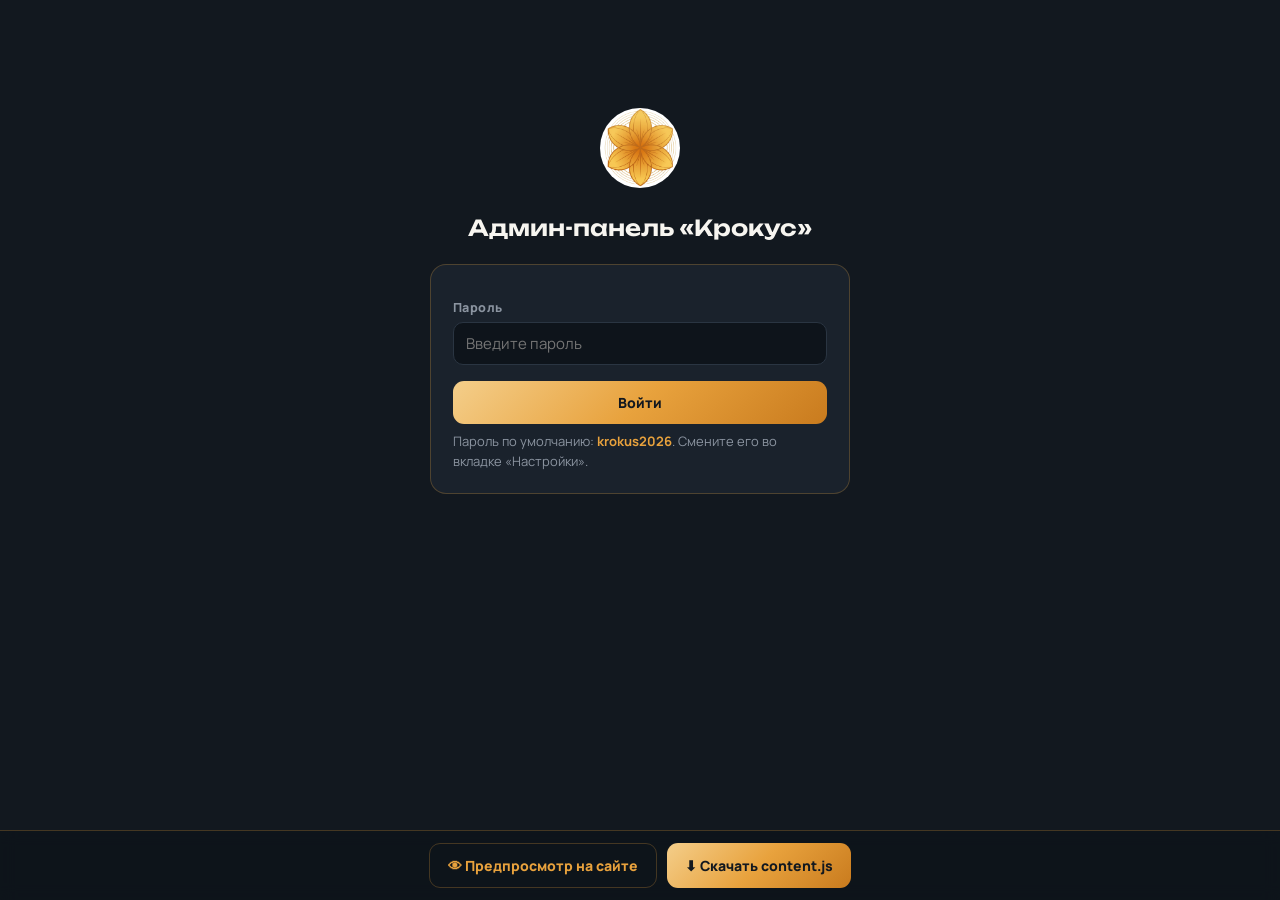
<file: admin.html>
<!DOCTYPE html>
<html lang="ru">
<head>
<meta charset="UTF-8">
<meta name="viewport" content="width=device-width, initial-scale=1.0">
<meta name="robots" content="noindex, nofollow">
<title>Админ-панель — клуб «Крокус»</title>
<link rel="icon" href="logo.png">
<link href="https://fonts.googleapis.com/css2?family=Unbounded:wght@600&family=Manrope:wght@500;600;700;800&display=swap" rel="stylesheet">
<style>
:root{--rock:#12181F;--rock2:#1A222C;--gold:#E8A23D;--gold2:#C97B1E;--snow:#F7F5F0;--mist:#8B94A0;--line:rgba(232,162,61,.25)}
*{margin:0;padding:0;box-sizing:border-box}
body{font-family:'Manrope',sans-serif;background:var(--rock);color:var(--snow);font-size:15px;line-height:1.5}
h1,h2{font-family:'Unbounded',sans-serif;font-weight:600}
h1{font-size:22px}h2{font-size:16px;color:var(--gold);margin-bottom:14px}
.wrap{max-width:980px;margin:0 auto;padding:28px 18px 120px}
.topbar{display:flex;align-items:center;gap:14px;margin-bottom:24px;flex-wrap:wrap}
.topbar img{width:44px;height:44px;border-radius:50%;background:#fff}
.panel{background:var(--rock2);border:1px solid var(--line);border-radius:16px;padding:22px;margin-bottom:18px}
label{display:block;font-size:12.5px;font-weight:800;color:var(--mist);margin:12px 0 5px;letter-spacing:.03em}
input,textarea,select{width:100%;font-family:inherit;font-size:15px;color:var(--snow);background:#0E141B;border:1.5px solid #2A3542;border-radius:10px;padding:10px 12px}
input:focus,textarea:focus{outline:none;border-color:var(--gold)}
textarea{min-height:74px;resize:vertical}
.btn{display:inline-flex;align-items:center;gap:8px;font-family:inherit;font-weight:800;font-size:14px;border:none;border-radius:11px;padding:12px 18px;cursor:pointer;transition:transform .15s}
.btn:hover{transform:translateY(-1px)}
.btn-gold{background:linear-gradient(135deg,#F4CE8A,#E8A23D,#C97B1E);color:var(--rock)}
.btn-ghost{background:transparent;border:1.5px solid var(--line);color:var(--gold)}
.btn-danger{background:#3A1E1E;color:#FF9D9D;border:1.5px solid #5A2A2A}
.btn-sm{padding:7px 12px;font-size:12.5px;border-radius:8px}
.grid2{display:grid;grid-template-columns:1fr 1fr;gap:0 16px}
.item{border:1px solid #2A3542;border-radius:12px;padding:14px;margin-bottom:12px;background:#151C24}
.item-head{display:flex;justify-content:space-between;align-items:center;gap:10px}
.item-head b{font-size:14px;color:var(--gold)}
.thumb{width:100%;height:120px;object-fit:cover;border-radius:9px;margin-top:8px;background:#0E141B;border:1px solid #2A3542}
.tabs{display:flex;gap:6px;flex-wrap:wrap;margin-bottom:18px}
.tab{background:transparent;border:1.5px solid var(--line);color:var(--snow);border-radius:10px;padding:9px 14px;font-family:inherit;font-weight:700;font-size:13.5px;cursor:pointer}
.tab.active{background:linear-gradient(135deg,#F4CE8A,#E8A23D,#C97B1E);color:var(--rock);border-color:transparent}
.tabpane{display:none}.tabpane.active{display:block}
.actionbar{position:fixed;left:0;right:0;bottom:0;background:rgba(14,20,27,.96);border-top:1px solid var(--line);padding:12px 18px;display:flex;gap:10px;flex-wrap:wrap;justify-content:center;z-index:50;backdrop-filter:blur(8px)}
.note{font-size:13px;color:var(--mist);margin-top:8px}
.note b{color:var(--gold)}
.pill{font-size:11.5px;font-weight:800;background:#233041;color:var(--gold);border-radius:99px;padding:3px 10px}
#login{max-width:420px;margin:12vh auto;text-align:center}
#login img{width:80px;height:80px;border-radius:50%;background:#fff;margin-bottom:16px}
.toast{position:fixed;top:16px;left:50%;transform:translateX(-50%);background:var(--gold2);color:#fff;font-weight:800;padding:12px 22px;border-radius:12px;z-index:99;box-shadow:0 10px 30px rgba(0,0,0,.4)}
@media(max-width:640px){.grid2{grid-template-columns:1fr}}
</style>
</head>
<body>

<!-- ВХОД -->
<div id="login">
  <img src="logo.png" alt="Крокус">
  <h1>Админ-панель «Крокус»</h1>
  <div class="panel" style="margin-top:20px;text-align:left">
    <label for="pass">Пароль</label>
    <input id="pass" type="password" placeholder="Введите пароль" autocomplete="current-password">
    <p id="loginerr" class="note" style="color:#FF9D9D" hidden>Неверный пароль</p>
    <div style="margin-top:16px"><button class="btn btn-gold" id="loginbtn" style="width:100%;justify-content:center">Войти</button></div>
    <p class="note">Пароль по умолчанию: <b>krokus2026</b>. Смените его во вкладке «Настройки».</p>
  </div>
</div>

<!-- ПАНЕЛЬ -->
<div class="wrap" id="app" hidden>
  <div class="topbar">
    <img src="logo.png" alt="">
    <div style="flex:1">
      <h1>Админ-панель</h1>
      <div class="note">Клуб путешественников «Крокус» · <a href="index.html" style="color:var(--gold)">открыть сайт</a></div>
    </div>
    <span class="pill" id="draftpill" hidden>черновик активен</span>
    <button class="btn btn-ghost btn-sm" id="logout">Выйти</button>
  </div>

  <div class="panel" style="border-color:var(--gold2)">
    <b style="color:var(--gold)">Как публикуются изменения.</b>
    <p class="note" style="margin-top:6px">1. Редактируете поля ниже → <b>«Предпросмотр»</b> покажет изменения на сайте (только в вашем браузере).<br>
    2. Когда всё нравится — <b>«Скачать content.js»</b> и загрузите этот файл на GitHub вместо старого (перетаскиванием, как обычно).<br>
    3. Через минуту-две изменения увидят все посетители. Если не видно — обновите с очисткой кэша (Cmd+Shift+R) или откройте инкогнито.</p>
  </div>

  <div class="tabs" id="tabs">
    <button class="tab active" data-pane="p-texts">Тексты</button>
    <button class="tab" data-pane="p-contacts">Контакты</button>
    <button class="tab" data-pane="p-images">Главные фото</button>
    <button class="tab" data-pane="p-dirs">Направления</button>
    <button class="tab" data-pane="p-acts">Занятия</button>
    <button class="tab" data-pane="p-schedule">Расписание</button>
    <button class="tab" data-pane="p-climbers">Альпинисты</button>
    <button class="tab" data-pane="p-gallery">Галерея</button>
    <button class="tab" data-pane="p-news">Новости</button>
    <button class="tab" data-pane="p-videos">Видео</button>
    <button class="tab" data-pane="p-settings">Настройки</button>
  </div>

  <div class="tabpane active" id="p-texts"><div class="panel" id="box-texts"></div></div>
  <div class="tabpane" id="p-contacts"><div class="panel" id="box-contacts"></div></div>
  <div class="tabpane" id="p-images"><div class="panel" id="box-images"><p class="note" style="margin-bottom:10px">Фоновые фотографии сайта. Можно вставить ссылку на картинку или загрузить файл с компьютера — он будет уменьшен и встроен в content.js.</p><div id="imgs"></div></div></div>
  <div class="tabpane" id="p-dirs"><div class="panel"><div id="list-dirs"></div><button class="btn btn-ghost btn-sm" data-add="dirs">+ Добавить направление</button></div></div>
  <div class="tabpane" id="p-acts"><div class="panel"><div id="list-acts"></div><button class="btn btn-ghost btn-sm" data-add="acts">+ Добавить занятие</button></div></div>
  <div class="tabpane" id="p-schedule"><div class="panel"><div id="list-schedule"></div><button class="btn btn-ghost btn-sm" data-add="schedule">+ Добавить строку</button></div></div>
  <div class="tabpane" id="p-climbers"><div class="panel"><div id="list-climbers"></div><button class="btn btn-ghost btn-sm" data-add="climbers">+ Добавить альпиниста</button></div></div>
  <div class="tabpane" id="p-gallery"><div class="panel"><p class="note" style="margin-bottom:10px">Первые 5 фото также показываются в мозаике на главной странице.</p><div id="list-gallery"></div><button class="btn btn-ghost btn-sm" data-add="gallery">+ Добавить фото</button></div></div>
  <div class="tabpane" id="p-news"><div class="panel"><div id="list-news"></div><button class="btn btn-ghost btn-sm" data-add="news">+ Добавить новость</button></div></div>
  <div class="tabpane" id="p-videos"><div class="panel"><p class="note" style="margin-bottom:10px">Вставьте обычную ссылку на видео YouTube или VK Видео — плеер встроится автоматически. Видео показываются на страницах «Занятия» и «Фотогалерея».</p><div id="list-videos"></div><button class="btn btn-ghost btn-sm" data-add="videos">+ Добавить видео</button></div></div>

  <div class="tabpane" id="p-settings">
    <div class="panel">
      <h2>Смена пароля</h2>
      <label>Новый пароль</label><input id="newpass" type="password" placeholder="Минимум 6 символов">
      <div style="margin-top:12px"><button class="btn btn-gold btn-sm" id="savepass">Сохранить пароль</button></div>
      <p class="note">Важно: пароль защищает только вход в эту панель в браузере. Сами изменения попадают на сайт только через загрузку content.js на GitHub — без доступа к вашему GitHub никто ничего не поменяет.</p>
    </div>
    <div class="panel">
      <h2>Сброс</h2>
      <button class="btn btn-danger btn-sm" id="resetdraft">Удалить черновик и вернуть содержимое из content.js</button>
    </div>
  </div>
</div>

<div class="actionbar" id="actions" hidden>
  <button class="btn btn-ghost" id="preview">👁 Предпросмотр на сайте</button>
  <button class="btn btn-gold" id="export">⬇ Скачать content.js</button>
</div>

<script src="content.js"></script>
<script>
(function(){
'use strict';

// ---------- Данные ----------
const DEFAULT = JSON.parse(JSON.stringify(window.KROKUS_DEFAULT || {}));
let data;
try { data = JSON.parse(localStorage.getItem('krokus_draft') || 'null') || JSON.parse(JSON.stringify(DEFAULT)); }
catch(e){ data = JSON.parse(JSON.stringify(DEFAULT)); }

const $ = s => document.querySelector(s);
const esc = s => String(s ?? '').replace(/[&<>"]/g, m => ({'&':'&amp;','<':'&lt;','>':'&gt;','"':'&quot;'}[m]));
const toast = msg => { const t=document.createElement('div'); t.className='toast'; t.textContent=msg; document.body.appendChild(t); setTimeout(()=>t.remove(),2600); };

// ---------- Вход ----------
const PASS_KEY='krokus_admin_pass';
const getPass=()=>localStorage.getItem(PASS_KEY)||'krokus2026';
const tryLogin=()=>{
  if($('#pass').value===getPass()){ sessionStorage.setItem('krokus_admin','1'); showApp(); }
  else $('#loginerr').hidden=false;
};
$('#loginbtn').onclick=tryLogin;
$('#pass').addEventListener('keydown',e=>{ if(e.key==='Enter') tryLogin(); });
$('#logout').onclick=()=>{ sessionStorage.removeItem('krokus_admin'); location.reload(); };
function showApp(){ $('#login').hidden=true; $('#app').hidden=false; $('#actions').hidden=false; renderAll(); }
if(sessionStorage.getItem('krokus_admin')==='1') showApp();

// ---------- Вкладки ----------
$('#tabs').addEventListener('click',e=>{
  const b=e.target.closest('.tab'); if(!b) return;
  document.querySelectorAll('.tab').forEach(t=>t.classList.remove('active'));
  document.querySelectorAll('.tabpane').forEach(p=>p.classList.remove('active'));
  b.classList.add('active'); $('#'+b.dataset.pane).classList.add('active');
});

// ---------- Помощники полей ----------
function field(label,val,onch,type){
  const w=document.createElement('div');
  w.innerHTML='<label>'+esc(label)+'</label>';
  const el=document.createElement(type==='area'?'textarea':'input');
  el.value=val||'';
  el.addEventListener('input',()=>onch(el.value));
  w.appendChild(el); return w;
}
function imgField(label,val,onch){
  const w=document.createElement('div');
  w.innerHTML='<label>'+esc(label)+' — ссылка на фото</label>';
  const inp=document.createElement('input'); inp.value=val||''; inp.placeholder='https://…';
  const img=document.createElement('img'); img.className='thumb'; if(val) img.src=val;
  inp.addEventListener('input',()=>{ onch(inp.value); img.src=inp.value; });
  const up=document.createElement('input'); up.type='file'; up.accept='image/*'; up.style.marginTop='8px';
  up.addEventListener('change',()=>{
    const f=up.files[0]; if(!f) return;
    const r=new FileReader();
    r.onload=()=>{ const im=new Image(); im.onload=()=>{
      const MAX=1400, k=Math.min(1,MAX/Math.max(im.width,im.height));
      const c=document.createElement('canvas'); c.width=Math.round(im.width*k); c.height=Math.round(im.height*k);
      c.getContext('2d').drawImage(im,0,0,c.width,c.height);
      const url=c.toDataURL('image/jpeg',.8);
      inp.value='(загруженное фото)'; img.src=url; onch(url);
      toast('Фото загружено и сжато');
    }; im.src=r.result; };
    r.readAsDataURL(f);
  });
  w.appendChild(inp); w.appendChild(up); w.appendChild(img); return w;
}

// ---------- Тексты ----------
const TEXT_FIELDS=[
 ['Главная — надпись над заголовком','hero_eyebrow'],['Главная — заголовок (можно HTML)','hero_title'],['Главная — подзаголовок','hero_lead','area'],
 ['Цифра 1','stat1_b'],['Подпись 1','stat1_s'],['Цифра 2','stat2_b'],['Подпись 2','stat2_s'],['Цифра 3','stat3_b'],['Подпись 3','stat3_s'],
 ['Заголовок «Направления»','dirs_title'],['Подзаголовок «Направления»','dirs_lead','area'],
 ['Заголовок «Почему мы»','why_title'],
 ['Почему мы 1 — заголовок','why1_t'],['Почему мы 1 — текст','why1_p','area'],
 ['Почему мы 2 — заголовок','why2_t'],['Почему мы 2 — текст','why2_p','area'],
 ['Почему мы 3 — заголовок','why3_t'],['Почему мы 3 — текст','why3_p','area'],
 ['Оранжевый блок — заголовок','cta_title'],['Оранжевый блок — текст','cta_p','area'],
 ['О клубе — заголовок','about_h1'],['О клубе — подзаголовок','about_lead','area'],
 ['О клубе, блок 1 — заголовок','about1_t'],['О клубе, блок 1 — текст','about1_p','area'],
 ['О клубе, блок 2 — заголовок','about2_t'],['О клубе, блок 2 — текст','about2_p','area'],
 ['Занятия — заголовок','act_h1'],['Занятия — подзаголовок','act_lead','area'],
 ['Альпинисты — заголовок','climb_h1'],['Альпинисты — подзаголовок','climb_lead','area'],
 ['Галерея — заголовок','gal_h1'],['Галерея — подзаголовок','gal_lead','area'],
 ['Новости — заголовок','news_h1'],['Новости — подзаголовок','news_lead','area'],
 ['Контакты — заголовок','cont_h1'],['Контакты — подзаголовок','cont_lead','area'],
 ['Анкета — заголовок','app_h1'],['Анкета — подзаголовок','app_lead','area'],
];
const CONTACT_FIELDS=[
 ['Руководитель 1 — имя','person1_name'],['Руководитель 1 — должность','person1_role'],['Руководитель 1 — телефон','person1_phone'],['Руководитель 1 — ссылка ВК','person1_vk'],
 ['Руководитель 2 — имя','person2_name'],['Руководитель 2 — должность','person2_role'],['Руководитель 2 — телефон','person2_phone'],['Руководитель 2 — ссылка ВК','person2_vk'],
 ['Группа клуба ВКонтакте','club_vk'],['Федерация альпинизма ВК','fed_vk'],['Email для анкет','email'],
];
function renderTexts(boxId, fields){
  const box=$('#'+boxId); box.innerHTML='';
  fields.forEach(([label,key,type])=>{
    box.appendChild(field(label, data.texts[key], v=>data.texts[key]=v, type));
  });
}

// ---------- Главные фото ----------
const IMG_FIELDS=[['Фон главного экрана (горы)','hero_img'],['Фото «О клубе»','about_img'],['Фон оранжевого блока','cta_img']];
function renderImages(){
  const box=$('#imgs'); box.innerHTML='';
  IMG_FIELDS.forEach(([label,key])=>{
    box.appendChild(imgField(label, data.images[key], v=>data.images[key]=v));
  });
}

// ---------- Списки ----------
const LISTS={
 dirs:{fields:[['t','Название'],['p','Описание','area'],['img','Фото','img']], blank:{t:'',p:'',img:''}, title:i=>i.t||'Направление'},
 acts:{fields:[['t','Название'],['p','Описание','area'],['img','Фото','img']], blank:{t:'',p:'',img:''}, title:i=>i.t||'Занятие'},
 schedule:{fields:[['d','День'],['z','Занятие'],['g','Группа'],['t','Время']], blank:{d:'',z:'',g:'',t:''}, title:i=>(i.d||'День')+' — '+(i.z||'')},
 climbers:{fields:[['name','Имя'],['tag','Подпись (например «Эверест · 8 848 м»)'],['p','Описание','area'],['img','Фото','img']], blank:{name:'',tag:'',p:'',img:''}, title:i=>i.name||'Альпинист'},
 gallery:{fields:[['t','Название'],['c','Подпись'],['img','Фото','img']], blank:{t:'',c:'',img:''}, title:i=>i.t||'Фото'},
 news:{fields:[['date','Дата (например «Июль 2026»)'],['t','Заголовок'],['p','Текст','area'],['img','Фото','img']], blank:{date:'',t:'',p:'',img:''}, title:i=>i.t||'Новость'},
 videos:{fields:[['t','Название'],['url','Ссылка на YouTube или VK Видео']], blank:{t:'',url:''}, title:i=>i.t||'Видео'},
};
function renderList(name){
  const cfg=LISTS[name], box=$('#list-'+name); box.innerHTML='';
  (data[name]||[]).forEach((item,idx)=>{
    const d=document.createElement('div'); d.className='item';
    const head=document.createElement('div'); head.className='item-head';
    head.innerHTML='<b>'+esc(cfg.title(item))+'</b>';
    const btns=document.createElement('div');
    const up=document.createElement('button'); up.className='btn btn-ghost btn-sm'; up.textContent='↑';
    up.onclick=()=>{ if(idx>0){ [data[name][idx-1],data[name][idx]]=[data[name][idx],data[name][idx-1]]; renderList(name);} };
    const del=document.createElement('button'); del.className='btn btn-danger btn-sm'; del.textContent='Удалить'; del.style.marginLeft='6px';
    del.onclick=()=>{ if(confirm('Удалить этот элемент?')){ data[name].splice(idx,1); renderList(name);} };
    btns.appendChild(up); btns.appendChild(del); head.appendChild(btns); d.appendChild(head);
    const grid=document.createElement('div'); grid.className='grid2';
    cfg.fields.forEach(([key,label,type])=>{
      const holder = type==='img'
        ? imgField(label, item[key], v=>item[key]=v)
        : field(label, item[key], v=>{ item[key]=v; head.querySelector('b').textContent=cfg.title(item); }, type);
      if(type==='area'||type==='img') holder.style.gridColumn='1 / -1';
      grid.appendChild(holder);
    });
    d.appendChild(grid); box.appendChild(d);
  });
}
document.querySelectorAll('[data-add]').forEach(b=>{
  b.onclick=()=>{ const n=b.dataset.add; (data[n]=data[n]||[]).push(JSON.parse(JSON.stringify(LISTS[n].blank))); renderList(n); };
});

function renderAll(){
  renderTexts('box-texts',TEXT_FIELDS);
  renderTexts('box-contacts',CONTACT_FIELDS);
  renderImages();
  Object.keys(LISTS).forEach(renderList);
  $('#draftpill').hidden = !localStorage.getItem('krokus_draft');
}

// ---------- Действия ----------
$('#preview').onclick=()=>{
  try{ localStorage.setItem('krokus_draft', JSON.stringify(data)); }
  catch(e){ alert('Черновик слишком большой для предпросмотра (много загруженных фото). Предпросмотр пропущен — используйте «Скачать content.js». Или вставляйте фото ссылками.'); return; }
  $('#draftpill').hidden=false;
  window.open('index.html','_blank');
};
$('#export').onclick=()=>{
  const txt='// Контент сайта «Крокус». Сгенерировано админ-панелью '+new Date().toLocaleString('ru-RU')+'\n'+
    'window.KROKUS_DEFAULT = '+JSON.stringify(data,null,2)+';\n';
  const a=document.createElement('a');
  a.href=URL.createObjectURL(new Blob([txt],{type:'text/javascript'}));
  a.download='content.js'; a.click();
  toast('content.js скачан — загрузите его на GitHub');
};
$('#savepass').onclick=()=>{
  const v=$('#newpass').value.trim();
  if(v.length<6){ alert('Пароль должен быть не короче 6 символов'); return; }
  localStorage.setItem(PASS_KEY,v); $('#newpass').value=''; toast('Пароль изменён');
};
$('#resetdraft').onclick=()=>{
  if(confirm('Удалить черновик? Панель вернётся к содержимому из content.js.')){
    localStorage.removeItem('krokus_draft');
    data=JSON.parse(JSON.stringify(DEFAULT));
    renderAll(); toast('Черновик удалён');
  }
};
})();
</script>
</body>
</html>
</file>
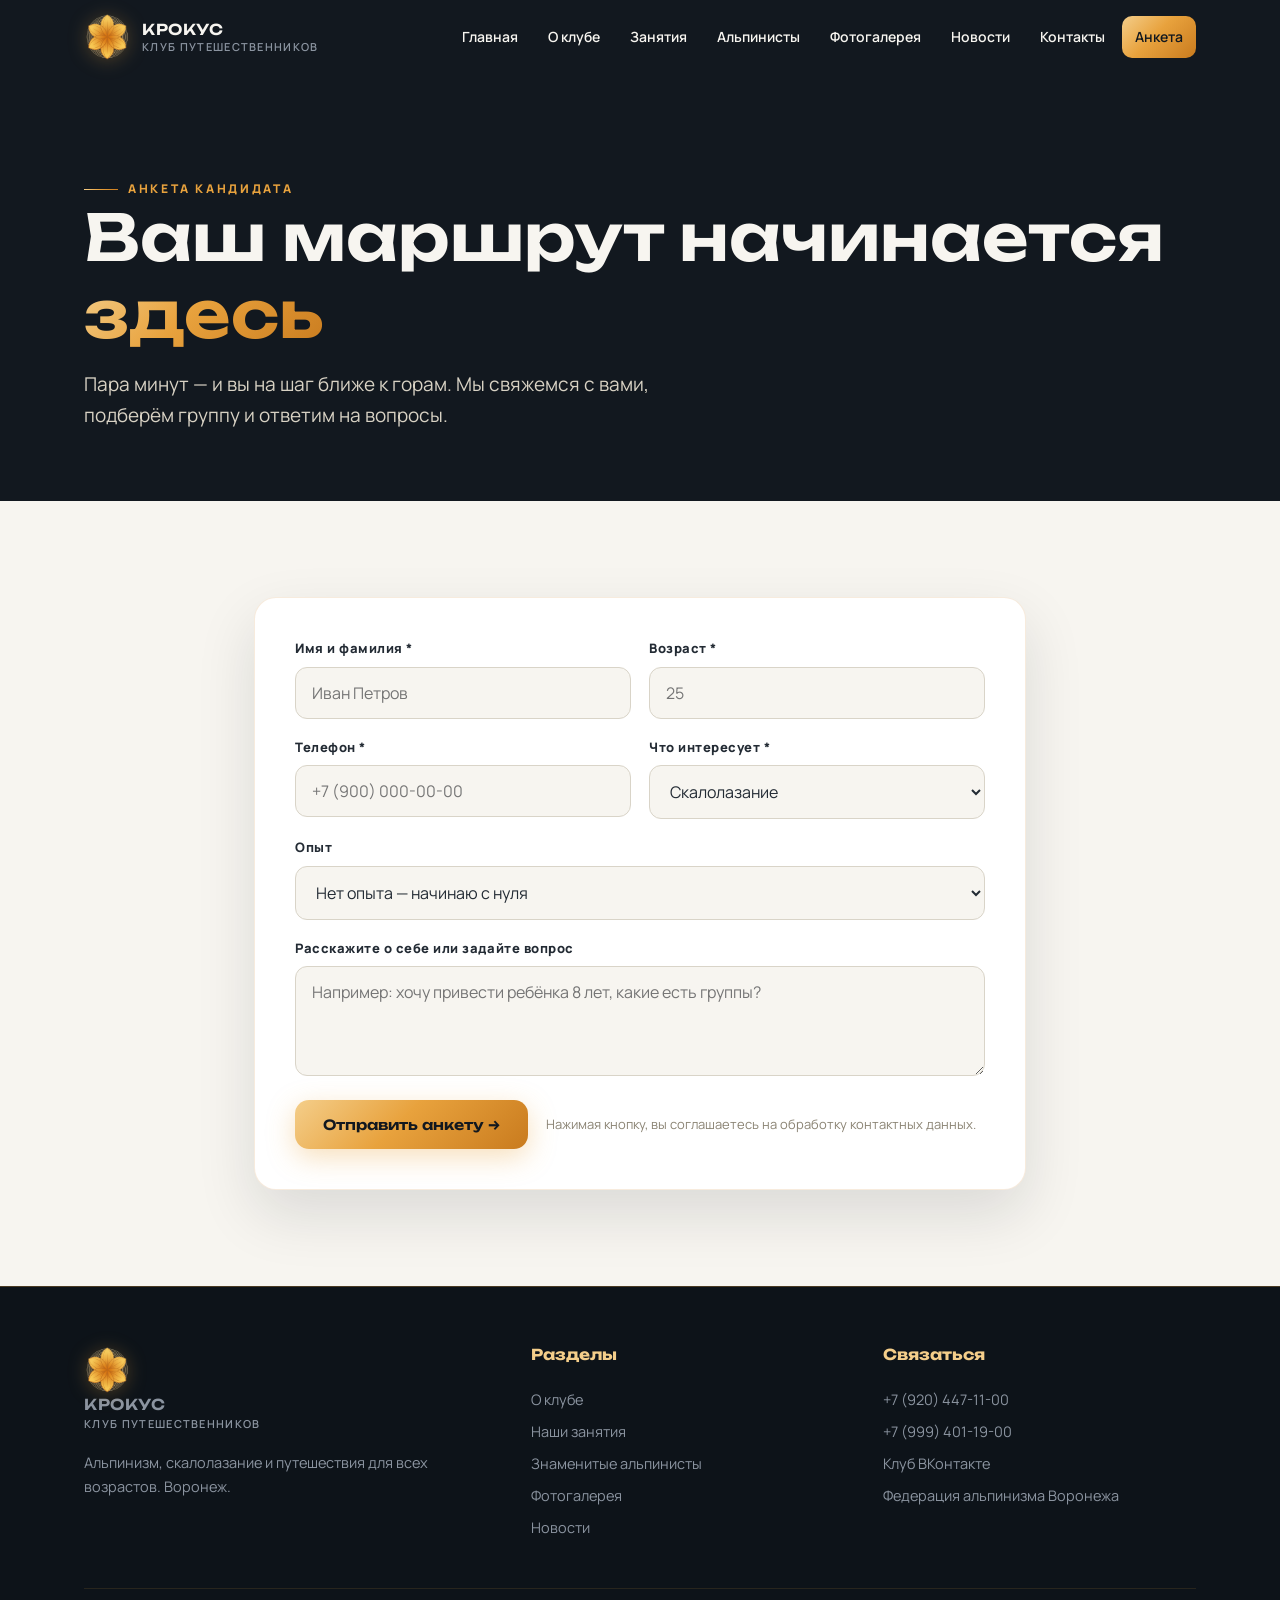
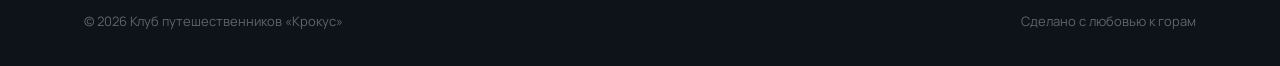
<file: application.html>
<!DOCTYPE html>
<html lang="ru">
<head>
  <meta charset="UTF-8">
  <meta name="viewport" content="width=device-width, initial-scale=1.0">
  <title>Анкета кандидата — клуб «Крокус»</title>
  <meta name="description" content="Анкета кандидата в клуб путешественников «Крокус».">
  <link rel="icon" href="logo.png">
  <link rel="preconnect" href="https://fonts.googleapis.com">
  <link rel="preconnect" href="https://fonts.gstatic.com" crossorigin>
  <link href="https://fonts.googleapis.com/css2?family=Unbounded:wght@400;600;700&family=Manrope:wght@500;600;700;800&display=swap" rel="stylesheet">
  <link rel="stylesheet" href="styles.css">
</head>
<body>

<header class="header">
  <div class="header-inner">
    <a class="brand" href="index.html">
      <img src="logo.png" alt="Логотип клуба «Крокус»">
      <span class="brand-name">КРОКУС<small>клуб путешественников</small></span>
    </a>
    <button class="burger" aria-label="Меню" aria-expanded="false">☰</button>
    <nav class="nav">
      <a href="index.html">Главная</a>
      <a href="about.html">О клубе</a>
      <a href="activities.html">Занятия</a>
      <a href="climbers.html">Альпинисты</a>
      <a href="gallery.html">Фотогалерея</a>
      <a href="news.html">Новости</a>
      <a href="contacts.html">Контакты</a>
      <a href="application.html">Анкета</a>
    </nav>
  </div>
</header>

<section class="page-hero">
  <div class="page-photo" data-img="hero_img"></div>
  <div class="container" style="position:relative; z-index:2">
    <span class="altitude">Анкета кандидата</span>
    <h1 data-t="app_h1"></h1>
    <p class="lead" data-t="app_lead" style="color:#D8D2C4"></p>
  </div>
</section>

<section class="section on-snow">
  <div class="container" style="max-width:820px">
    <div class="form-card reveal">
      <form id="candidate-form">
        <div class="form-grid">
          <div class="field"><label for="f-name">Имя и фамилия *</label><input id="f-name" name="name" required placeholder="Иван Петров"></div>
          <div class="field"><label for="f-age">Возраст *</label><input id="f-age" name="age" type="number" min="4" max="99" required placeholder="25"></div>
          <div class="field"><label for="f-phone">Телефон *</label><input id="f-phone" name="phone" type="tel" required placeholder="+7 (900) 000-00-00"></div>
          <div class="field">
            <label for="f-dir">Что интересует *</label>
            <select id="f-dir" name="direction" required>
              <option value="Скалолазание">Скалолазание</option>
              <option value="Альпинизм">Альпинизм</option>
              <option value="Походы и путешествия">Походы и путешествия</option>
              <option value="Семейная группа">Семейная группа</option>
              <option value="Пока не знаю">Пока не знаю — подскажите</option>
            </select>
          </div>
          <div class="field full">
            <label for="f-exp">Опыт</label>
            <select id="f-exp" name="experience">
              <option value="Нет опыта">Нет опыта — начинаю с нуля</option>
              <option value="Немного">Немного пробовал(а)</option>
              <option value="Есть опыт">Есть опыт тренировок или походов</option>
            </select>
          </div>
          <div class="field full"><label for="f-about">Расскажите о себе или задайте вопрос</label><textarea id="f-about" name="about" placeholder="Например: хочу привести ребёнка 8 лет, какие есть группы?"></textarea></div>
        </div>
        <div style="margin-top:24px; display:flex; align-items:center; gap:18px; flex-wrap:wrap">
          <button class="btn btn-gold" type="submit">Отправить анкету →</button>
          <span class="form-note" style="margin:0">Нажимая кнопку, вы соглашаетесь на обработку контактных данных.</span>
        </div>
        <p id="form-ok" hidden style="margin-top:18px; color:var(--gold-deep); font-weight:800">Откроется письмо в вашей почтовой программе — просто нажмите «Отправить». Если удобнее, напишите нам ВКонтакте.</p>
      </form>
    </div>
  </div>
</section>

<footer class="footer">
  <div class="container">
    <div class="footer-grid">
      <div>
        <a class="brand" href="index.html" style="margin-bottom:16px">
          <img src="logo.png" alt="">
          <span class="brand-name">КРОКУС<small>клуб путешественников</small></span>
        </a>
        <p>Альпинизм, скалолазание и путешествия для всех возрастов. Воронеж.</p>
      </div>
      <div>
        <h4>Разделы</h4>
        <a href="about.html">О клубе</a>
        <a href="activities.html">Наши занятия</a>
        <a href="climbers.html">Знаменитые альпинисты</a>
        <a href="gallery.html">Фотогалерея</a>
        <a href="news.html">Новости</a>
      </div>
      <div>
        <h4>Связаться</h4>
        <a data-tel="person2_phone" href="#"></a>
        <a data-tel="person1_phone" href="#"></a>
        <a data-href="club_vk" href="#" target="_blank" rel="noopener">Клуб ВКонтакте</a>
        <a data-href="fed_vk" href="#" target="_blank" rel="noopener">Федерация альпинизма Воронежа</a>
      </div>
    </div>
    <div class="footer-bottom">
      <span>© 2026 Клуб путешественников «Крокус»</span>
      <span>Сделано с любовью к горам</span>
    </div>
  </div>
</footer>

<script>
  // Всегда подгружаем свежий content.js (защита от кэширования браузером)
  var s = document.createElement('script');
  s.src = 'content.js?v=' + Date.now();
  s.onload = function () { var c = document.createElement('script'); c.src = 'core.js'; document.body.appendChild(c); };
  document.body.appendChild(s);
</script>
</body>
</html>
</file>
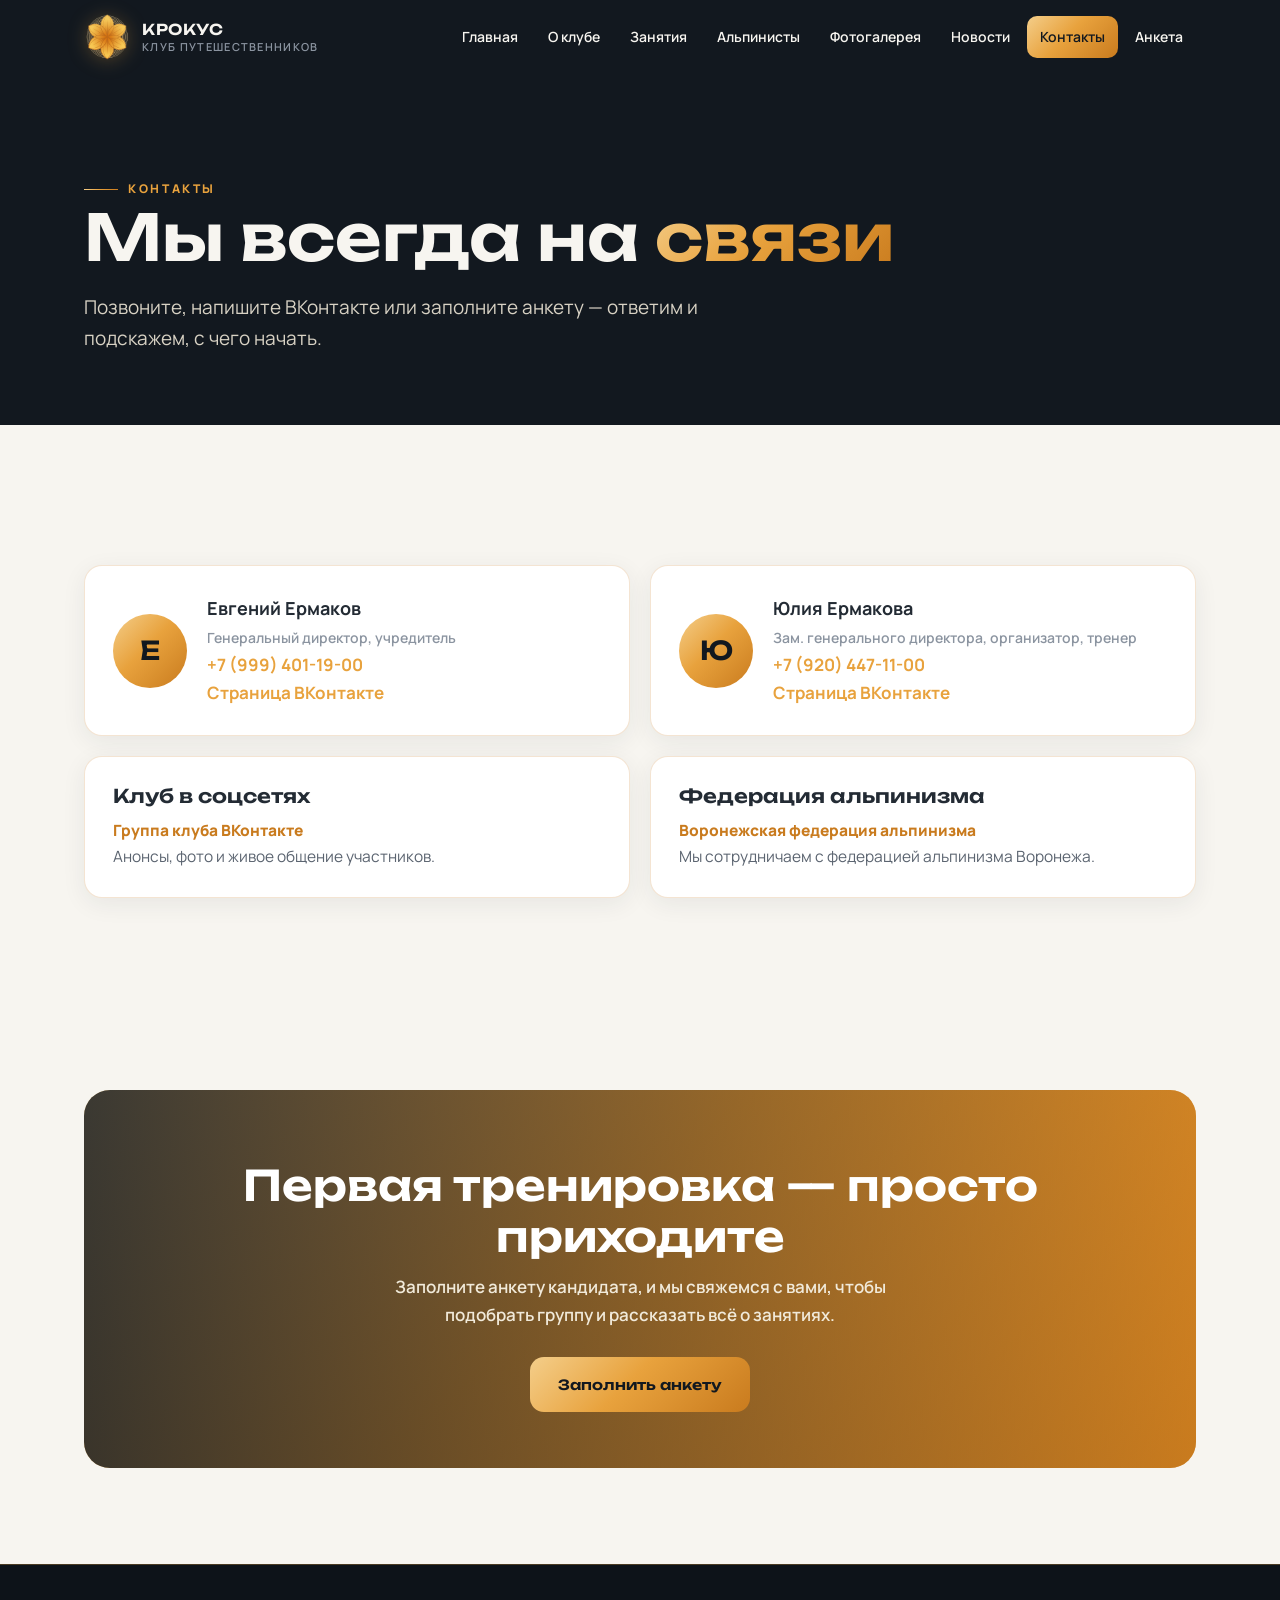
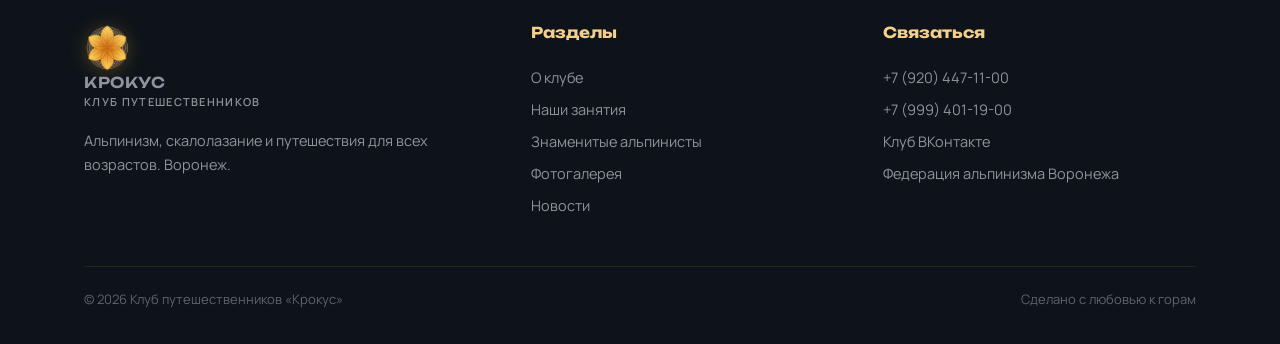
<file: contacts.html>
<!DOCTYPE html>
<html lang="ru">
<head>
  <meta charset="UTF-8">
  <meta name="viewport" content="width=device-width, initial-scale=1.0">
  <title>Контакты — клуб «Крокус»</title>
  <meta name="description" content="Контакты клуба путешественников «Крокус»: телефоны, ВКонтакте.">
  <link rel="icon" href="logo.png">
  <link rel="preconnect" href="https://fonts.googleapis.com">
  <link rel="preconnect" href="https://fonts.gstatic.com" crossorigin>
  <link href="https://fonts.googleapis.com/css2?family=Unbounded:wght@400;600;700&family=Manrope:wght@500;600;700;800&display=swap" rel="stylesheet">
  <link rel="stylesheet" href="styles.css">
</head>
<body>

<header class="header">
  <div class="header-inner">
    <a class="brand" href="index.html">
      <img src="logo.png" alt="Логотип клуба «Крокус»">
      <span class="brand-name">КРОКУС<small>клуб путешественников</small></span>
    </a>
    <button class="burger" aria-label="Меню" aria-expanded="false">☰</button>
    <nav class="nav">
      <a href="index.html">Главная</a>
      <a href="about.html">О клубе</a>
      <a href="activities.html">Занятия</a>
      <a href="climbers.html">Альпинисты</a>
      <a href="gallery.html">Фотогалерея</a>
      <a href="news.html">Новости</a>
      <a href="contacts.html">Контакты</a>
      <a href="application.html">Анкета</a>
    </nav>
  </div>
</header>

<section class="page-hero">
  <div class="page-photo" data-img="hero_img"></div>
  <div class="container" style="position:relative; z-index:2">
    <span class="altitude">Контакты</span>
    <h1 data-t="cont_h1"></h1>
    <p class="lead" data-t="cont_lead" style="color:#D8D2C4"></p>
  </div>
</section>

<section class="section on-snow">
  <div class="container">
    <div class="cards cols-2">
      <article class="card reveal">
        <div class="person">
          <div class="person-avatar">Е</div>
          <div>
            <b data-t="person1_name"></b>
            <span data-t="person1_role"></span><br>
            <a data-tel="person1_phone" href="#"></a><br>
            <a data-href="person1_vk" href="#" target="_blank" rel="noopener">Страница ВКонтакте</a>
          </div>
        </div>
      </article>
      <article class="card reveal">
        <div class="person">
          <div class="person-avatar">Ю</div>
          <div>
            <b data-t="person2_name"></b>
            <span data-t="person2_role"></span><br>
            <a data-tel="person2_phone" href="#"></a><br>
            <a data-href="person2_vk" href="#" target="_blank" rel="noopener">Страница ВКонтакте</a>
          </div>
        </div>
      </article>
      <article class="card reveal">
        <h3>Клуб в соцсетях</h3>
        <p><a data-href="club_vk" href="#" target="_blank" rel="noopener" style="color:var(--gold-deep); font-weight:800; text-decoration:none">Группа клуба ВКонтакте</a><br>Анонсы, фото и живое общение участников.</p>
      </article>
      <article class="card reveal">
        <h3>Федерация альпинизма</h3>
        <p><a data-href="fed_vk" href="#" target="_blank" rel="noopener" style="color:var(--gold-deep); font-weight:800; text-decoration:none">Воронежская федерация альпинизма</a><br>Мы сотрудничаем с федерацией альпинизма Воронежа.</p>
      </article>
    </div>
  </div>
</section>

<section class="section on-snow cta-section">
  <div class="container">
    <div class="cta-band with-photo reveal">
      <div class="cta-photo" data-img="cta_img"></div>
      <h2 data-t="cta_title"></h2>
      <p data-t="cta_p"></p>
      <a class="btn" href="application.html">Заполнить анкету</a>
    </div>
  </div>
</section>

<footer class="footer">
  <div class="container">
    <div class="footer-grid">
      <div>
        <a class="brand" href="index.html" style="margin-bottom:16px">
          <img src="logo.png" alt="">
          <span class="brand-name">КРОКУС<small>клуб путешественников</small></span>
        </a>
        <p>Альпинизм, скалолазание и путешествия для всех возрастов. Воронеж.</p>
      </div>
      <div>
        <h4>Разделы</h4>
        <a href="about.html">О клубе</a>
        <a href="activities.html">Наши занятия</a>
        <a href="climbers.html">Знаменитые альпинисты</a>
        <a href="gallery.html">Фотогалерея</a>
        <a href="news.html">Новости</a>
      </div>
      <div>
        <h4>Связаться</h4>
        <a data-tel="person2_phone" href="#"></a>
        <a data-tel="person1_phone" href="#"></a>
        <a data-href="club_vk" href="#" target="_blank" rel="noopener">Клуб ВКонтакте</a>
        <a data-href="fed_vk" href="#" target="_blank" rel="noopener">Федерация альпинизма Воронежа</a>
      </div>
    </div>
    <div class="footer-bottom">
      <span>© 2026 Клуб путешественников «Крокус»</span>
      <span>Сделано с любовью к горам</span>
    </div>
  </div>
</footer>

<script>
  // Всегда подгружаем свежий content.js (защита от кэширования браузером)
  var s = document.createElement('script');
  s.src = 'content.js?v=' + Date.now();
  s.onload = function () { var c = document.createElement('script'); c.src = 'core.js'; document.body.appendChild(c); };
  document.body.appendChild(s);
</script>
</body>
</html>
</file>
<file: styles.css>
/* ============================================================
   КЛУБ ПУТЕШЕСТВЕННИКОВ «КРОКУС» — общие стили
   Палитра: гранит / снег / золото крокуса
   ============================================================ */

:root {
  --rock:        #12181F;   /* тёмный гранит */
  --rock-2:      #1A222C;   /* карточки на тёмном */
  --snow:        #F7F5F0;   /* снежно-белый */
  --snow-2:      #FFFFFF;
  --gold:        #E8A23D;   /* золото крокуса */
  --gold-deep:   #C97B1E;
  --gold-pale:   #F4CE8A;
  --ink:         #232B34;   /* текст на светлом */
  --mist:        #8B94A0;   /* приглушённый текст */
  --line:        rgba(232,162,61,.28);

  --grad-gold: linear-gradient(135deg, var(--gold-pale) 0%, var(--gold) 45%, var(--gold-deep) 100%);

  --font-display: 'Unbounded', system-ui, sans-serif;
  --font-body: 'Manrope', system-ui, sans-serif;

  --container: 1160px;
  --radius: 18px;
}

* { margin: 0; padding: 0; box-sizing: border-box; }
html { scroll-behavior: smooth; }

body {
  font-family: var(--font-body);
  background: var(--rock);
  color: var(--snow);
  line-height: 1.65;
  font-size: 17px;
  -webkit-font-smoothing: antialiased;
}

img { max-width: 100%; display: block; }
a { color: inherit; }

.container { max-width: var(--container); margin: 0 auto; padding: 0 24px; }

/* ---------- Топографические изолинии (сигнатура) ---------- */
.topo {
  position: absolute; inset: 0; overflow: hidden; pointer-events: none; z-index: 0;
}
.topo svg { position: absolute; opacity: .5; }

/* ---------- Шапка ---------- */
.header {
  position: fixed; top: 0; left: 0; right: 0; z-index: 100;
  transition: background .3s ease, box-shadow .3s ease;
}
.header.scrolled {
  background: rgba(18,24,31,.92);
  backdrop-filter: blur(12px);
  -webkit-backdrop-filter: blur(12px);
  box-shadow: 0 1px 0 var(--line);
}
.header-inner {
  max-width: var(--container); margin: 0 auto; padding: 14px 24px;
  display: flex; align-items: center; justify-content: space-between; gap: 20px;
}
.brand { display: flex; align-items: center; gap: 12px; text-decoration: none; }
.brand img {
  width: 46px; height: 46px; object-fit: contain;
  filter: drop-shadow(0 2px 10px rgba(232,162,61,.35));
}
.brand-name {
  font-family: var(--font-display); font-size: 15px; font-weight: 600;
  letter-spacing: .04em; line-height: 1.25;
}
.brand-name small { display: block; font-family: var(--font-body); font-size: 11px; color: var(--mist); font-weight: 600; letter-spacing: .12em; text-transform: uppercase; }

.nav { display: flex; gap: 4px; flex-wrap: wrap; }
.nav a {
  text-decoration: none; font-size: 14px; font-weight: 600;
  padding: 9px 13px; border-radius: 10px; color: var(--snow);
  transition: background .2s, color .2s;
}
.nav a:hover { background: rgba(232,162,61,.12); color: var(--gold-pale); }
.nav a.active { background: var(--grad-gold); color: var(--rock); }

.burger {
  display: none; background: none; border: 1px solid var(--line);
  border-radius: 10px; width: 44px; height: 44px; cursor: pointer;
  color: var(--gold); font-size: 20px;
}

/* ---------- Кнопки ---------- */
.btn {
  display: inline-flex; align-items: center; gap: 10px;
  font-family: var(--font-display); font-size: 14px; font-weight: 600;
  text-decoration: none; cursor: pointer; border: none;
  padding: 16px 28px; border-radius: 14px;
  transition: transform .2s ease, box-shadow .2s ease;
}
.btn:hover { transform: translateY(-2px); }
.btn-gold {
  background: var(--grad-gold); color: var(--rock);
  box-shadow: 0 8px 28px rgba(232,162,61,.35);
}
.btn-gold:hover { box-shadow: 0 12px 34px rgba(232,162,61,.45); }
.btn-ghost {
  background: transparent; color: var(--gold-pale);
  border: 1.5px solid var(--line);
}
.btn-ghost:hover { border-color: var(--gold); }

/* ---------- Отметки высоты (eyebrow) ---------- */
.altitude {
  display: inline-flex; align-items: center; gap: 10px;
  font-size: 12px; font-weight: 800; letter-spacing: .22em;
  text-transform: uppercase; color: var(--gold);
}
.altitude::before {
  content: ''; width: 34px; height: 1.5px; background: var(--grad-gold);
}

/* ---------- Секции ---------- */
.section { position: relative; padding: 96px 0; }
.section.on-snow { background: var(--snow); color: var(--ink); }
.section.on-snow .altitude { color: var(--gold-deep); }

h1, h2, h3 { font-family: var(--font-display); line-height: 1.2; font-weight: 600; }
h1 { font-size: clamp(34px, 5.4vw, 64px); }
h2 { font-size: clamp(26px, 3.6vw, 42px); margin: 14px 0 18px; }
h3 { font-size: 19px; margin-bottom: 10px; }

.lead { font-size: 19px; color: var(--mist); max-width: 640px; }
.on-snow .lead { color: #5B6470; }

.text-gold {
  background: var(--grad-gold);
  -webkit-background-clip: text; background-clip: text;
  -webkit-text-fill-color: transparent; color: transparent;
}

/* ---------- Hero ---------- */
.hero {
  position: relative; min-height: 100svh;
  display: flex; align-items: center; overflow: hidden;
  padding: 140px 0 90px;
}
.hero-grid {
  position: relative; z-index: 2;
  display: grid; grid-template-columns: 1.15fr .85fr; gap: 48px; align-items: center;
}
.hero .lead { margin: 22px 0 34px; }
.hero-actions { display: flex; gap: 14px; flex-wrap: wrap; }

.hero-flower { position: relative; display: grid; place-items: center; }
.hero-flower img {
  width: min(380px, 80%); filter: drop-shadow(0 24px 60px rgba(232,162,61,.35));
  animation: floaty 7s ease-in-out infinite;
}
@keyframes floaty {
  0%, 100% { transform: translateY(0) rotate(0deg); }
  50% { transform: translateY(-14px) rotate(1.2deg); }
}

.hero-stats {
  position: relative; z-index: 2;
  display: grid; grid-template-columns: repeat(3, 1fr); gap: 16px;
  margin-top: 64px;
}
.stat {
  border: 1px solid var(--line); border-radius: var(--radius);
  padding: 20px 22px; background: rgba(26,34,44,.6);
  backdrop-filter: blur(6px);
}
.stat b { font-family: var(--font-display); font-size: 28px; display: block; color: var(--gold-pale); }
.stat span { font-size: 13px; color: var(--mist); font-weight: 600; }

/* ---------- Карточки ---------- */
.cards { display: grid; gap: 20px; margin-top: 44px; }
.cards.cols-3 { grid-template-columns: repeat(3, 1fr); }
.cards.cols-2 { grid-template-columns: repeat(2, 1fr); }
.cards.cols-4 { grid-template-columns: repeat(4, 1fr); }

.card {
  position: relative; border-radius: var(--radius); padding: 28px;
  background: var(--rock-2); border: 1px solid rgba(232,162,61,.16);
  transition: transform .25s ease, border-color .25s ease, box-shadow .25s ease;
  overflow: hidden;
}
.card:hover { transform: translateY(-6px); border-color: var(--gold); box-shadow: 0 18px 44px rgba(0,0,0,.35); }
.on-snow .card { background: var(--snow-2); border-color: rgba(201,123,30,.2); box-shadow: 0 6px 24px rgba(35,43,52,.07); }
.on-snow .card:hover { box-shadow: 0 18px 44px rgba(35,43,52,.13); }
.card p { color: var(--mist); font-size: 15.5px; }
.on-snow .card p { color: #5B6470; }

.card-icon {
  width: 52px; height: 52px; border-radius: 14px; display: grid; place-items: center;
  background: var(--grad-gold); color: var(--rock); font-size: 24px; margin-bottom: 18px;
  box-shadow: 0 8px 22px rgba(232,162,61,.3);
}

/* ---------- Хлебная навигация страниц (page hero) ---------- */
.page-hero {
  position: relative; padding: 170px 0 70px; overflow: hidden;
}
.page-hero .lead { margin-top: 16px; }

/* ---------- Люди / контакты ---------- */
.person {
  display: flex; gap: 20px; align-items: center;
}
.person-avatar {
  width: 74px; height: 74px; border-radius: 50%; flex-shrink: 0;
  background: var(--grad-gold); display: grid; place-items: center;
  font-family: var(--font-display); font-size: 26px; color: var(--rock); font-weight: 600;
}
.person b { font-size: 18px; display: block; }
.person span { color: var(--mist); font-size: 14px; font-weight: 600; }
.person a { color: var(--gold); text-decoration: none; font-weight: 700; }
.person a:hover { text-decoration: underline; }

/* ---------- Таблица занятий ---------- */
.schedule { width: 100%; border-collapse: collapse; margin-top: 30px; }
.schedule th, .schedule td { text-align: left; padding: 16px 18px; }
.schedule th {
  font-family: var(--font-display); font-size: 13px; letter-spacing: .08em;
  text-transform: uppercase; color: var(--gold-deep);
  border-bottom: 2px solid var(--gold);
}
.schedule td { border-bottom: 1px solid rgba(35,43,52,.1); font-size: 15.5px; }
.schedule tr:hover td { background: rgba(232,162,61,.07); }

/* ---------- Галерея ---------- */
.gallery-grid {
  display: grid; grid-template-columns: repeat(3, 1fr); gap: 16px; margin-top: 40px;
}
.shot {
  position: relative; border-radius: var(--radius); overflow: hidden;
  aspect-ratio: 4/3; border: 1px solid rgba(232,162,61,.18);
  display: grid; place-items: center; text-align: center; padding: 20px;
  background:
    radial-gradient(circle at 30% 20%, rgba(232,162,61,.18), transparent 60%),
    var(--rock-2);
  transition: transform .25s ease;
}
.shot:hover { transform: scale(1.02); }
.shot .cap { font-size: 14px; color: var(--mist); font-weight: 600; }
.shot .peak { font-family: var(--font-display); font-size: 17px; color: var(--gold-pale); margin-bottom: 6px; }

/* ---------- Формы ---------- */
.form-card {
  background: var(--snow-2); border-radius: 22px; padding: 40px;
  box-shadow: 0 24px 60px rgba(18,24,31,.12);
  border: 1px solid rgba(201,123,30,.15);
}
.form-grid { display: grid; grid-template-columns: minmax(0,1fr) minmax(0,1fr); gap: 18px; }
.field { display: flex; flex-direction: column; gap: 7px; min-width: 0; }
.field.full { grid-column: 1 / -1; }
.field label { font-size: 13px; font-weight: 800; letter-spacing: .04em; color: var(--ink); }
.field input, .field select, .field textarea {
  font-family: var(--font-body); font-size: 16px; color: var(--ink);
  padding: 14px 16px; border-radius: 12px;
  border: 1.5px solid #D9D4C8; background: var(--snow);
  transition: border-color .2s, box-shadow .2s;
}
.field input:focus, .field select:focus, .field textarea:focus {
  outline: none; border-color: var(--gold);
  box-shadow: 0 0 0 4px rgba(232,162,61,.18);
}
.field textarea { resize: vertical; min-height: 110px; }
.form-note { font-size: 13px; color: #8B8474; margin-top: 14px; }

/* ---------- Новости ---------- */
.news-item { display: grid; grid-template-columns: 130px 1fr; gap: 26px; padding: 30px 0; border-bottom: 1px solid rgba(35,43,52,.1); }
.news-date {
  font-family: var(--font-display); color: var(--gold-deep); font-size: 15px; font-weight: 600;
}
.news-item h3 { margin-bottom: 8px; }
.news-item p { color: #5B6470; font-size: 15.5px; }

/* ---------- CTA-полоса ---------- */
.cta-band {
  position: relative; overflow: hidden;
  background: var(--grad-gold); color: var(--rock);
  border-radius: 26px; padding: 56px; text-align: center;
}
.cta-band h2 { margin-bottom: 12px; }
.cta-band p { font-weight: 600; max-width: 560px; margin: 0 auto 28px; }
.cta-band .btn { background: var(--rock); color: var(--gold-pale); }

/* ---------- Подвал ---------- */
.footer {
  border-top: 1px solid var(--line); padding: 56px 0 34px; background: #0D1319;
}
.footer-grid { display: grid; grid-template-columns: 1.3fr 1fr 1fr; gap: 40px; }
.footer h4 { font-family: var(--font-display); font-size: 15px; margin-bottom: 16px; color: var(--gold-pale); }
.footer a { color: var(--mist); text-decoration: none; font-size: 14.5px; display: block; padding: 4px 0; }
.footer a:hover { color: var(--gold); }
.footer p { color: var(--mist); font-size: 14.5px; }
.footer-bottom {
  margin-top: 44px; padding-top: 22px; border-top: 1px solid rgba(232,162,61,.12);
  display: flex; justify-content: space-between; gap: 16px; flex-wrap: wrap;
  color: #5B6470; font-size: 13px;
}

/* ---------- Анимация появления ---------- */
.reveal { opacity: 0; transform: translateY(26px); transition: opacity .7s ease, transform .7s ease; }
.reveal.visible { opacity: 1; transform: none; }

/* ---------- Адаптив ---------- */
@media (max-width: 960px) {
  .hero { flex-direction: column; justify-content: center; }
  .hero-grid { grid-template-columns: 1fr; text-align: center; }
  .hero-actions { justify-content: center; }
  .hero-flower { order: -1; }
  .hero-flower img { width: min(260px, 62%); }
  .cards.cols-3, .cards.cols-4 { grid-template-columns: 1fr 1fr; }
  .gallery-grid { grid-template-columns: 1fr 1fr; }
  .footer-grid { grid-template-columns: 1fr 1fr; }

  .nav {
    display: none; position: absolute; top: 100%; left: 0; right: 0;
    flex-direction: column; padding: 14px;
    background: rgba(18,24,31,.98); border-bottom: 1px solid var(--line);
  }
  .nav.open { display: flex; }
  .nav a { padding: 14px; font-size: 16px; }
  .burger { display: grid; place-items: center; }
}

@media (max-width: 620px) {
  .cards.cols-3, .cards.cols-2, .cards.cols-4 { grid-template-columns: 1fr; }
  .hero-stats { grid-template-columns: 1fr; }
  .form-grid { grid-template-columns: minmax(0,1fr); }
  .gallery-grid { grid-template-columns: 1fr; }
  .news-item { grid-template-columns: 1fr; gap: 6px; }
  .footer-grid { grid-template-columns: 1fr; }
  .section { padding: 68px 0; }
  .cta-band { padding: 40px 24px; }
  .form-card { padding: 26px 20px; }
  .schedule { display: block; overflow-x: auto; }
}

@media (prefers-reduced-motion: reduce) {
  *, *::before, *::after { animation: none !important; transition: none !important; }
  html { scroll-behavior: auto; }
  .reveal { opacity: 1; transform: none; }
}

/* ============================================================
   v2: фото-дизайн
   ============================================================ */

/* Герой с фотографией гор */
.hero-photo {
  position: absolute; inset: 0; z-index: 0;
}
.hero-photo::after {
  content: ''; position: absolute; inset: 0;
  background:
    linear-gradient(180deg, rgba(18,24,31,.72) 0%, rgba(18,24,31,.55) 45%, var(--rock) 100%);
}
.hero-photo, .page-photo { background-size: cover; background-position: center; }
.hero .topo svg { opacity: .3; }

/* Фон внутренних страниц */
.page-hero { isolation: isolate; }
.page-photo {
  position: absolute; inset: 0; z-index: -1;
}
.page-photo::after {
  content: ''; position: absolute; inset: 0;
  background: linear-gradient(180deg, rgba(18,24,31,.78) 0%, rgba(18,24,31,.62) 55%, var(--rock) 100%);
}

/* Карточки с фотографиями */
.photo-card {
  border-radius: var(--radius); overflow: hidden;
  background: var(--rock-2); border: 1px solid rgba(232,162,61,.16);
  transition: transform .25s ease, border-color .25s ease, box-shadow .25s ease;
  display: flex; flex-direction: column;
}
.photo-card:hover { transform: translateY(-6px); border-color: var(--gold); box-shadow: 0 18px 44px rgba(0,0,0,.35); }
.on-snow .photo-card { background: var(--snow-2); border-color: rgba(201,123,30,.2); box-shadow: 0 6px 24px rgba(35,43,52,.08); }
.photo-card-img { aspect-ratio: 16/10; overflow: hidden; position: relative; background: linear-gradient(135deg, #22303E, #141B22); }
.photo-card-img.tall { aspect-ratio: 16/9; }
.photo-card-img img { width: 100%; height: 100%; object-fit: cover; transition: transform .5s ease; }
.photo-card:hover .photo-card-img img { transform: scale(1.06); }
.photo-card-body { padding: 24px 26px 28px; }
.photo-card-body p { color: var(--mist); font-size: 15.5px; margin-top: 6px; }
.on-snow .photo-card-body p { color: #5B6470; }

/* Заглушка при недоступной картинке */
.img-missing { background: radial-gradient(circle at 30% 20%, rgba(232,162,61,.25), transparent 60%), var(--rock-2) !important; }
.img-missing img { display: none; }

/* Мозаика на главной */
.mosaic {
  display: grid; gap: 14px; margin-top: 44px;
  grid-template-columns: repeat(4, 1fr); grid-auto-rows: 170px;
}
.mosaic-item { border-radius: 16px; overflow: hidden; border: 1px solid rgba(232,162,61,.2); }
.mosaic-item img { width: 100%; height: 100%; object-fit: cover; transition: transform .5s ease; }
.mosaic-item:hover img { transform: scale(1.07); }
.mosaic-item:nth-child(1) { grid-column: span 2; grid-row: span 2; }
.mosaic-item:nth-child(4) { grid-row: span 2; }

/* Галерея с фото */
.shot { padding: 0; cursor: zoom-in; }
.shot img { width: 100%; height: 100%; object-fit: cover; position: absolute; inset: 0; transition: transform .4s ease; }
.shot:hover img { transform: scale(1.05); }
.shot figcaption {
  position: absolute; left: 0; right: 0; bottom: 0; z-index: 2;
  padding: 34px 18px 14px; text-align: left;
  background: linear-gradient(180deg, transparent, rgba(13,19,25,.88));
}
.shot figcaption b { display: block; font-family: var(--font-display); font-size: 15px; color: #fff; }
.shot figcaption span { font-size: 12.5px; color: var(--gold-pale); font-weight: 600; }

/* Лайтбокс */
.lightbox {
  display: none;
  position: fixed; inset: 0; z-index: 300; background: rgba(10,14,18,.94);
  padding: 4vmin; cursor: zoom-out;
}
.lightbox.open { display: grid; place-items: center; }
.lightbox img { max-width: 92vw; max-height: 88vh; border-radius: 12px; object-fit: contain; }
.lightbox-close {
  position: absolute; top: 18px; right: 20px; width: 46px; height: 46px;
  border-radius: 50%; border: 1px solid var(--line); background: rgba(26,34,44,.8);
  color: #fff; font-size: 18px; cursor: pointer; z-index: 2;
}

/* Новости карточками с фото */
.news-list { display: grid; gap: 22px; margin-top: 40px; }
.news-card {
  display: grid; grid-template-columns: 320px 1fr; overflow: hidden;
  background: var(--snow-2); border: 1px solid rgba(201,123,30,.2);
  border-radius: var(--radius); box-shadow: 0 6px 24px rgba(35,43,52,.07);
  transition: transform .25s ease, box-shadow .25s ease;
}
.news-card:hover { transform: translateY(-4px); box-shadow: 0 18px 44px rgba(35,43,52,.13); }
.news-img { min-height: 200px; background: linear-gradient(135deg, #E9E2D2, #F7F5F0); }
.news-img img { width: 100%; height: 100%; object-fit: cover; }
.news-body { padding: 26px 30px; }
.news-body .news-date { font-family: var(--font-display); color: var(--gold-deep); font-size: 13px; letter-spacing: .06em; }
.news-body h3 { margin: 8px 0 8px; }
.news-body p { color: #5B6470; font-size: 15.5px; }

/* Видео */
.video-grid { display: grid; grid-template-columns: 1fr 1fr; gap: 22px; margin-top: 40px; }
.video-frame {
  aspect-ratio: 16/9; border-radius: var(--radius); overflow: hidden;
  border: 1px solid rgba(232,162,61,.25); background: #000;
}
.video-frame iframe { width: 100%; height: 100%; border: 0; display: block; }
.video-card p { margin-top: 12px; font-weight: 700; font-size: 15px; }

/* CTA с фото-фоном */
.cta-band.with-photo { color: #fff; }
.cta-band.with-photo .cta-photo {
  position: absolute; inset: 0; background-size: cover; background-position: center;
}
.cta-band.with-photo .cta-photo::after {
  content: ''; position: absolute; inset: 0; background: linear-gradient(90deg, rgba(18,24,31,.82), rgba(201,123,30,.55));
}
.cta-band.with-photo > *:not(.cta-photo) { position: relative; z-index: 2; }
.cta-band.with-photo p { color: #F1EADA; }
.cta-band.with-photo .btn { background: var(--grad-gold); color: var(--rock); }

/* Плашка предпросмотра черновика */
.draft-bar {
  position: fixed; left: 0; right: 0; bottom: 0; z-index: 400;
  background: var(--gold-deep); color: #fff; font-size: 13.5px; font-weight: 700;
  padding: 10px 16px; text-align: center;
}
.draft-bar a { color: #fff; }
.draft-bar button {
  background: rgba(255,255,255,.18); border: 0; color: #fff; font-weight: 700;
  border-radius: 8px; padding: 4px 10px; cursor: pointer; margin-left: 6px;
}

@media (max-width: 960px) {
  .mosaic { grid-template-columns: repeat(2, 1fr); grid-auto-rows: 150px; }
  .video-grid { grid-template-columns: 1fr; }
  .news-card { grid-template-columns: 1fr; }
  .news-img { min-height: 190px; }
}
</file>
